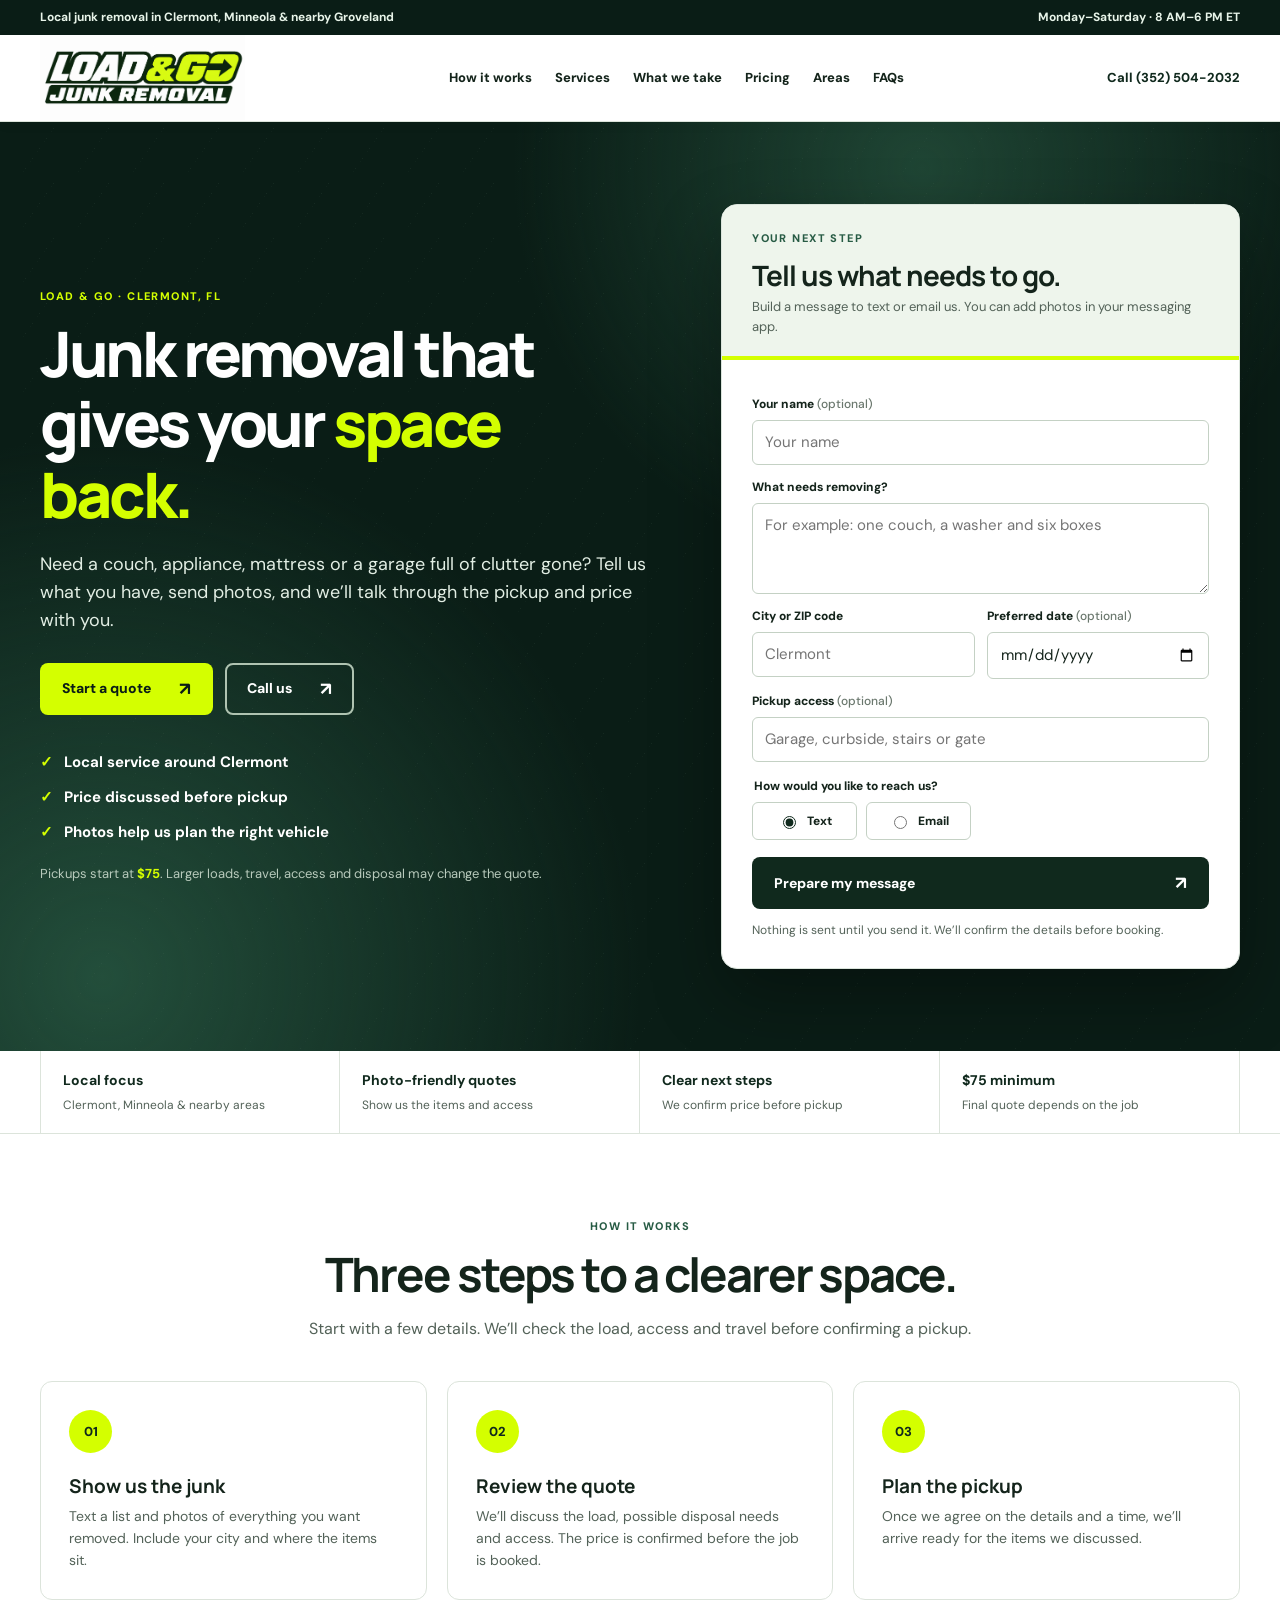
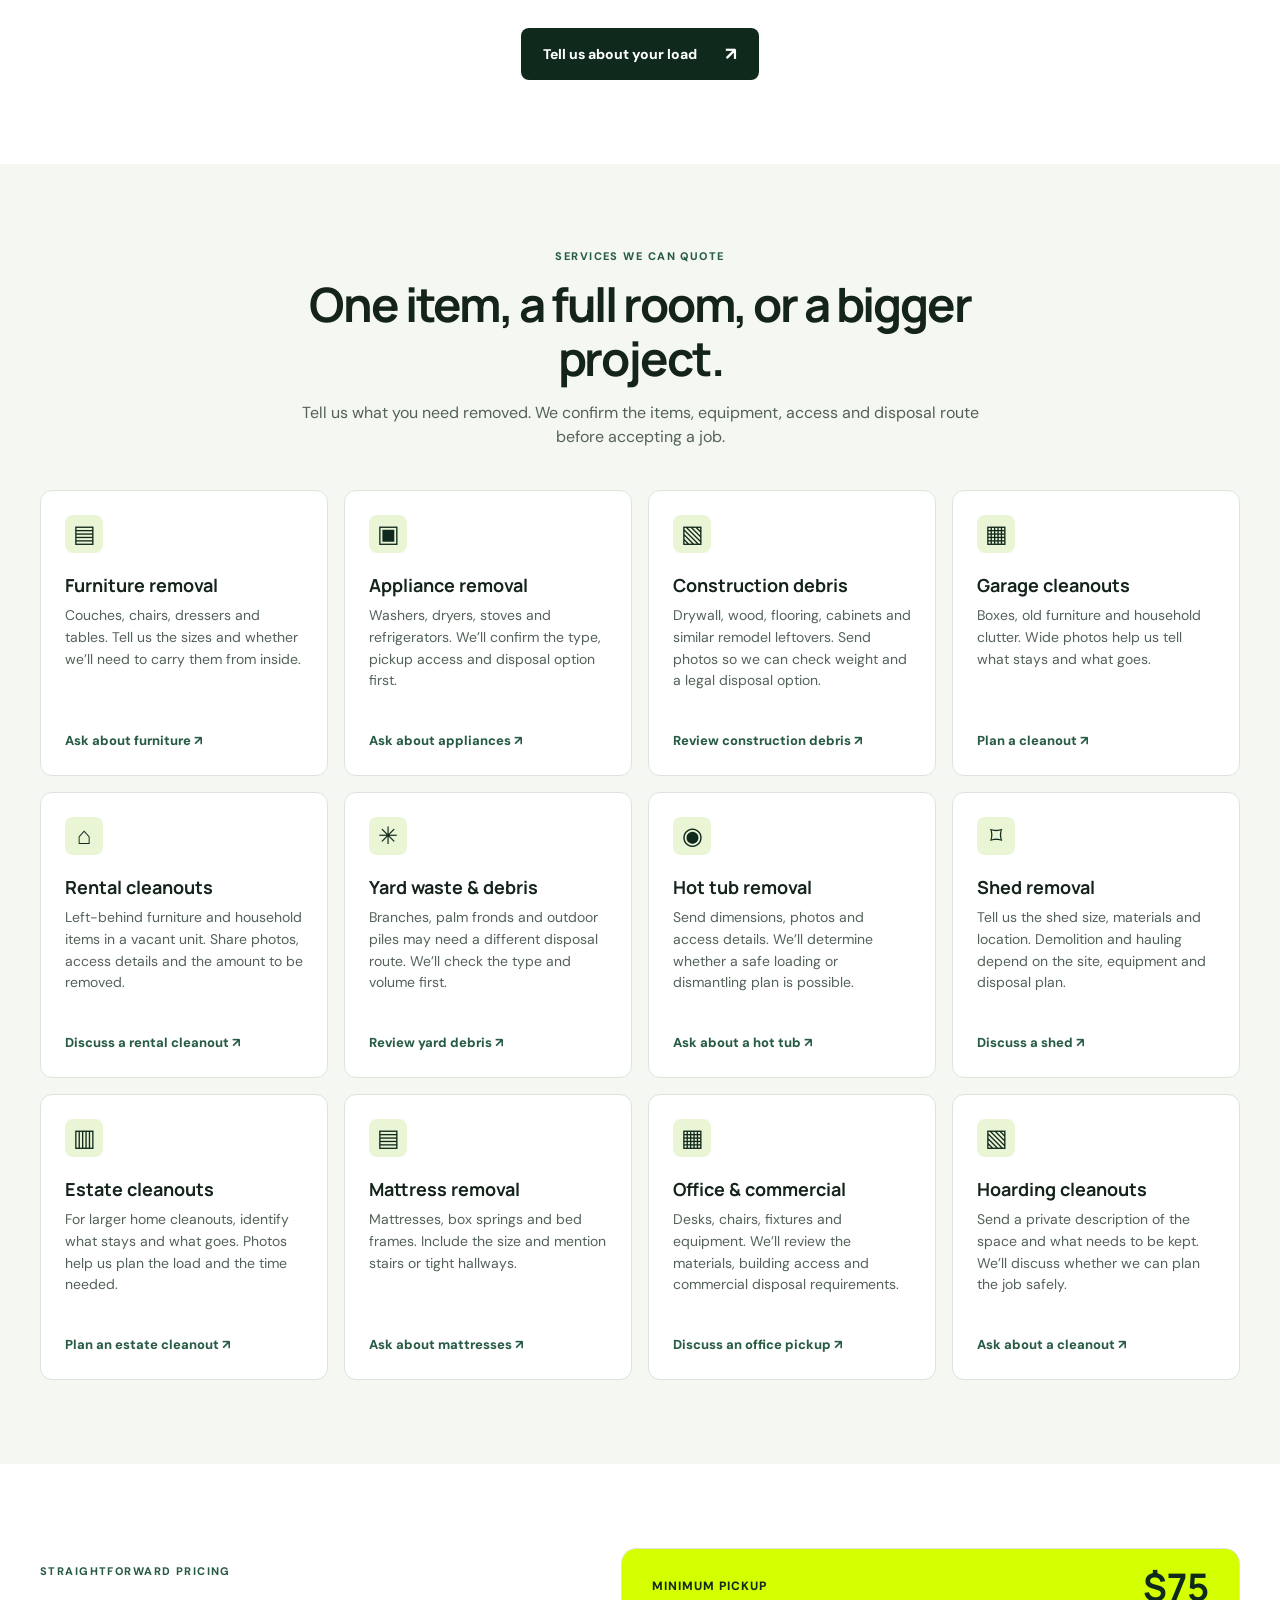
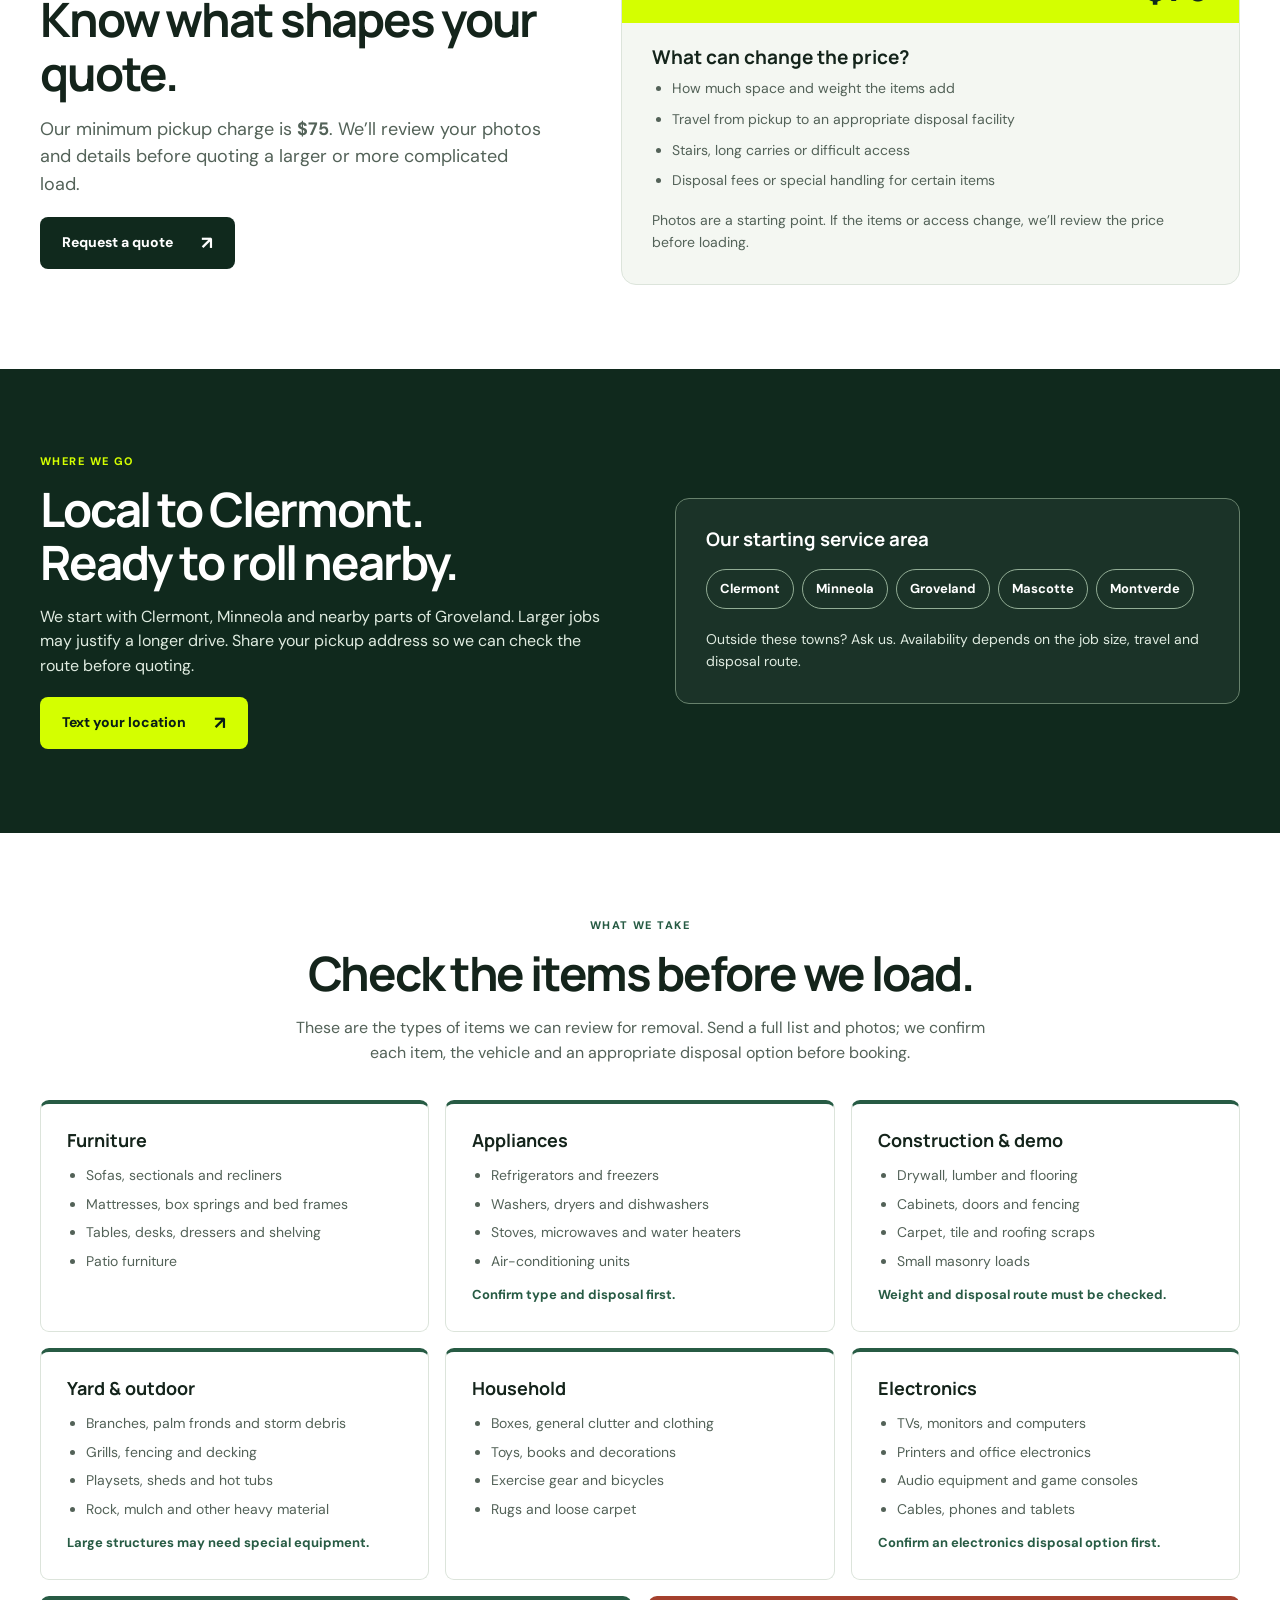
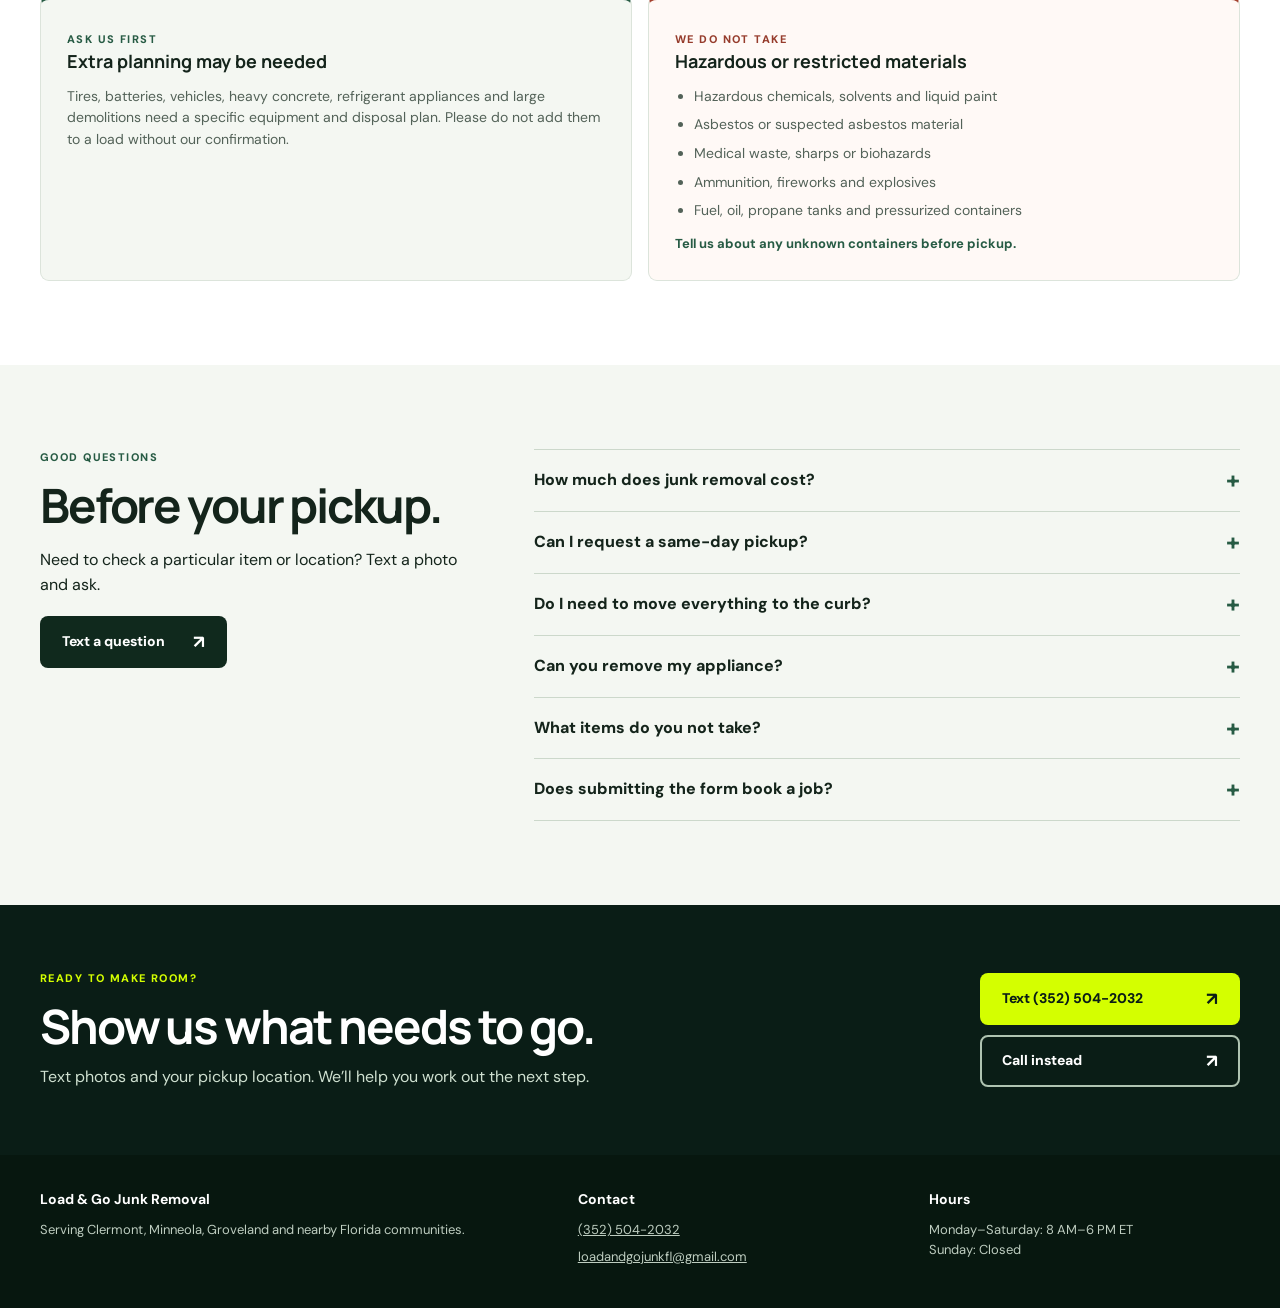
<file: index.html>
<!doctype html>
<html lang="en">
<head>
  <meta charset="utf-8">
  <meta name="viewport" content="width=device-width, initial-scale=1">
  <meta name="theme-color" content="#10291d">
  <meta name="description" content="Junk removal in Clermont, Minneola and nearby Groveland. Ask Load & Go about furniture, appliances, cleanouts, yard debris and more. Send photos for a quote. Pickups start at $75.">
  <title>Junk Removal in Clermont, FL | Load & Go</title>
  <link rel="canonical" href="https://loadandgojunkfl.github.io/">
  <link rel="icon" href="/favicon.ico" sizes="any">
  <link rel="icon" type="image/png" sizes="256x256" href="/favicon.png">
  <link rel="apple-touch-icon" href="/apple-touch-icon.png">
  <link rel="stylesheet" href="style.css?v=20261020-services">
  <link rel="stylesheet" href="mobile.css?v=20261020-services">
</head>
<body>
  <a class="skip-link" href="#main">Skip to content</a>
  <div class="utility-bar">
    <div class="wrap utility-inner">
      <span>Local junk removal in Clermont, Minneola &amp; nearby Groveland</span>
      <span>Monday–Saturday · 8 AM–6 PM ET</span>
    </div>
  </div>
  <header class="site-header">
    <div class="wrap header-inner">
      <a class="brand" href="#home" aria-label="Load & Go Junk Removal home">
        <img src="logo.png" width="340" height="142" alt="Load & Go Junk Removal">
      </a>
      <nav class="desktop-nav" aria-label="Main navigation">
        <a href="#how-it-works">How it works</a>
        <a href="#services">Services</a>
        <a href="#items">What we take</a>
        <a href="#pricing">Pricing</a>
        <a href="#service-area">Areas</a>
        <a href="#questions">FAQs</a>
      </nav>
      <a class="header-call" href="tel:+13525042032">Call (352) 504-2032</a>
      <details class="mobile-menu">
        <summary>Menu</summary>
        <nav aria-label="Mobile navigation">
          <a href="#how-it-works">How it works</a>
          <a href="#services">Services</a>
          <a href="#items">What we take</a>
          <a href="#pricing">Pricing</a>
          <a href="#service-area">Areas</a>
          <a href="#questions">FAQs</a>
        </nav>
      </details>
    </div>
  </header>

  <main id="main">
    <section class="hero" id="home">
      <div class="wrap hero-grid">
        <div class="hero-copy">
          <p class="eyebrow light-eyebrow">LOAD &amp; GO · CLERMONT, FL</p>
          <h1>Junk removal that gives your <em>space back.</em></h1>
          <p class="hero-intro">Need a couch, appliance, mattress or a garage full of clutter gone? Tell us what you have, send photos, and we’ll talk through the pickup and price with you.</p>
          <div class="hero-actions">
            <a class="button lime-button" href="#get-quote">Start a quote <span aria-hidden="true">↗</span></a>
            <a class="button outline-light" href="tel:+13525042032">Call us <span aria-hidden="true">↗</span></a>
          </div>
          <ul class="hero-points">
            <li>Local service around Clermont</li>
            <li>Price discussed before pickup</li>
            <li>Photos help us plan the right vehicle</li>
          </ul>
          <p class="hero-minimum">Pickups start at <strong>$75</strong>. Larger loads, travel, access and disposal may change the quote.</p>
        </div>

        <div class="quote-card" id="get-quote">
          <div class="quote-card-heading">
            <p class="eyebrow">YOUR NEXT STEP</p>
            <h2>Tell us what needs to go.</h2>
            <p>Build a message to text or email us. You can add photos in your messaging app.</p>
          </div>
          <form id="quote-form">
            <label for="quote-name">Your name <span>(optional)</span></label>
            <input id="quote-name" name="name" maxlength="100" autocomplete="name" placeholder="Your name">
            <label for="quote-items">What needs removing?</label>
            <textarea id="quote-items" name="items" rows="3" maxlength="1200" required placeholder="For example: one couch, a washer and six boxes"></textarea>
            <div class="form-grid">
              <div>
                <label for="quote-city">City or ZIP code</label>
                <input id="quote-city" name="city" maxlength="100" autocomplete="address-level2" required placeholder="Clermont">
              </div>
              <div>
                <label for="quote-date">Preferred date <span>(optional)</span></label>
                <input id="quote-date" name="date" type="date">
              </div>
            </div>
            <label for="quote-access">Pickup access <span>(optional)</span></label>
            <input id="quote-access" name="access" maxlength="300" placeholder="Garage, curbside, stairs or gate">
            <fieldset class="delivery-choice">
              <legend>How would you like to reach us?</legend>
              <label><input type="radio" name="delivery" value="sms" checked> Text</label>
              <label><input type="radio" name="delivery" value="email"> Email</label>
            </fieldset>
            <button class="button dark-button" type="submit">Prepare my message <span aria-hidden="true">↗</span></button>
            <p class="form-help">Nothing is sent until you send it. We’ll confirm the details before booking.</p>
            <div id="quote-result" hidden>
              <p id="quote-status" role="status"></p>
              <textarea id="quote-message" rows="7" readonly aria-label="Your prepared quote message"></textarea>
              <div class="quote-result-actions">
                <a id="quote-sms" class="button lime-button" href="sms:+13525042032">Open text app</a>
                <button id="copy-quote" class="button text-button" type="button">Copy message</button>
              </div>
              <p class="form-help">Attach your item photos after your text or email app opens.</p>
            </div>
          </form>
        </div>
      </div>
    </section>

    <div class="trust-strip">
      <div class="wrap trust-grid">
        <div><strong>Local focus</strong><span>Clermont, Minneola &amp; nearby areas</span></div>
        <div><strong>Photo-friendly quotes</strong><span>Show us the items and access</span></div>
        <div><strong>Clear next steps</strong><span>We confirm price before pickup</span></div>
        <div><strong>$75 minimum</strong><span>Final quote depends on the job</span></div>
      </div>
    </div>

    <section class="section wrap" id="how-it-works">
      <div class="section-heading center">
        <p class="eyebrow">HOW IT WORKS</p>
        <h2>Three steps to a clearer space.</h2>
        <p>Start with a few details. We’ll check the load, access and travel before confirming a pickup.</p>
      </div>
      <div class="steps">
        <article><span class="step-number">01</span><h3>Show us the junk</h3><p>Text a list and photos of everything you want removed. Include your city and where the items sit.</p></article>
        <article><span class="step-number">02</span><h3>Review the quote</h3><p>We’ll discuss the load, possible disposal needs and access. The price is confirmed before the job is booked.</p></article>
        <article><span class="step-number">03</span><h3>Plan the pickup</h3><p>Once we agree on the details and a time, we’ll arrive ready for the items we discussed.</p></article>
      </div>
      <div class="center section-action"><a class="button dark-button" href="#get-quote">Tell us about your load <span aria-hidden="true">↗</span></a></div>
    </section>

    <section class="section section-muted" id="services">
      <div class="wrap">
        <div class="section-heading center">
          <p class="eyebrow">SERVICES WE CAN QUOTE</p>
          <h2>One item, a full room, or a bigger project.</h2>
          <p>Tell us what you need removed. We confirm the items, equipment, access and disposal route before accepting a job.</p>
        </div>
        <div class="service-grid">
          <article id="furniture-removal"><span class="service-icon" aria-hidden="true">▤</span><h3>Furniture removal</h3><p>Couches, chairs, dressers and tables. Tell us the sizes and whether we’ll need to carry them from inside.</p><a href="#get-quote">Ask about furniture <span aria-hidden="true">↗</span></a></article>
          <article id="appliance-removal"><span class="service-icon" aria-hidden="true">▣</span><h3>Appliance removal</h3><p>Washers, dryers, stoves and refrigerators. We’ll confirm the type, pickup access and disposal option first.</p><a href="#get-quote">Ask about appliances <span aria-hidden="true">↗</span></a></article>
          <article id="construction-debris"><span class="service-icon" aria-hidden="true">▧</span><h3>Construction debris</h3><p>Drywall, wood, flooring, cabinets and similar remodel leftovers. Send photos so we can check weight and a legal disposal option.</p><a href="#get-quote">Review construction debris <span aria-hidden="true">↗</span></a></article>
          <article id="garage-cleanouts"><span class="service-icon" aria-hidden="true">▦</span><h3>Garage cleanouts</h3><p>Boxes, old furniture and household clutter. Wide photos help us tell what stays and what goes.</p><a href="#get-quote">Plan a cleanout <span aria-hidden="true">↗</span></a></article>
          <article id="rental-cleanouts"><span class="service-icon" aria-hidden="true">⌂</span><h3>Rental cleanouts</h3><p>Left-behind furniture and household items in a vacant unit. Share photos, access details and the amount to be removed.</p><a href="#get-quote">Discuss a rental cleanout <span aria-hidden="true">↗</span></a></article>
          <article id="yard-debris"><span class="service-icon" aria-hidden="true">✳</span><h3>Yard waste &amp; debris</h3><p>Branches, palm fronds and outdoor piles may need a different disposal route. We’ll check the type and volume first.</p><a href="#get-quote">Review yard debris <span aria-hidden="true">↗</span></a></article>
          <article id="hot-tub-removal"><span class="service-icon" aria-hidden="true">◉</span><h3>Hot tub removal</h3><p>Send dimensions, photos and access details. We’ll determine whether a safe loading or dismantling plan is possible.</p><a href="#get-quote">Ask about a hot tub <span aria-hidden="true">↗</span></a></article>
          <article id="shed-removal"><span class="service-icon" aria-hidden="true">⌑</span><h3>Shed removal</h3><p>Tell us the shed size, materials and location. Demolition and hauling depend on the site, equipment and disposal plan.</p><a href="#get-quote">Discuss a shed <span aria-hidden="true">↗</span></a></article>
          <article id="estate-cleanouts"><span class="service-icon" aria-hidden="true">▥</span><h3>Estate cleanouts</h3><p>For larger home cleanouts, identify what stays and what goes. Photos help us plan the load and the time needed.</p><a href="#get-quote">Plan an estate cleanout <span aria-hidden="true">↗</span></a></article>
          <article id="mattress-removal"><span class="service-icon" aria-hidden="true">▤</span><h3>Mattress removal</h3><p>Mattresses, box springs and bed frames. Include the size and mention stairs or tight hallways.</p><a href="#get-quote">Ask about mattresses <span aria-hidden="true">↗</span></a></article>
          <article id="office-cleanouts"><span class="service-icon" aria-hidden="true">▦</span><h3>Office &amp; commercial</h3><p>Desks, chairs, fixtures and equipment. We’ll review the materials, building access and commercial disposal requirements.</p><a href="#get-quote">Discuss an office pickup <span aria-hidden="true">↗</span></a></article>
          <article id="hoarding-cleanouts"><span class="service-icon" aria-hidden="true">▧</span><h3>Hoarding cleanouts</h3><p>Send a private description of the space and what needs to be kept. We’ll discuss whether we can plan the job safely.</p><a href="#get-quote">Ask about a cleanout <span aria-hidden="true">↗</span></a></article>
        </div>
      </div>
    </section>

    <section class="section wrap pricing-grid" id="pricing">
      <div>
        <p class="eyebrow">STRAIGHTFORWARD PRICING</p>
        <h2>Know what shapes your quote.</h2>
        <p class="section-intro">Our minimum pickup charge is <strong>$75</strong>. We’ll review your photos and details before quoting a larger or more complicated load.</p>
        <a class="button dark-button" href="#get-quote">Request a quote <span aria-hidden="true">↗</span></a>
      </div>
      <div class="pricing-card">
        <div class="minimum"><span>MINIMUM PICKUP</span><strong>$75</strong></div>
        <h3>What can change the price?</h3>
        <ul>
          <li>How much space and weight the items add</li>
          <li>Travel from pickup to an appropriate disposal facility</li>
          <li>Stairs, long carries or difficult access</li>
          <li>Disposal fees or special handling for certain items</li>
        </ul>
        <p>Photos are a starting point. If the items or access change, we’ll review the price before loading.</p>
      </div>
    </section>

    <section class="section area-section" id="service-area">
      <div class="wrap area-grid">
        <div>
          <p class="eyebrow light-eyebrow">WHERE WE GO</p>
          <h2>Local to Clermont.<br>Ready to roll nearby.</h2>
          <p>We start with Clermont, Minneola and nearby parts of Groveland. Larger jobs may justify a longer drive. Share your pickup address so we can check the route before quoting.</p>
          <a class="button lime-button" href="sms:+13525042032">Text your location <span aria-hidden="true">↗</span></a>
        </div>
        <div class="area-card">
          <h3>Our starting service area</h3>
          <div class="area-tags"><span>Clermont</span><span>Minneola</span><span>Groveland</span><span>Mascotte</span><span>Montverde</span></div>
          <p>Outside these towns? Ask us. Availability depends on the job size, travel and disposal route.</p>
        </div>
      </div>
    </section>

    <section class="section wrap" id="items">
      <div class="section-heading center">
        <p class="eyebrow">WHAT WE TAKE</p>
        <h2>Check the items before we load.</h2>
        <p>These are the types of items we can review for removal. Send a full list and photos; we confirm each item, the vehicle and an appropriate disposal option before booking.</p>
      </div>
      <div class="item-grid item-grid-detailed">
        <div class="item-card"><h3>Furniture</h3><ul><li>Sofas, sectionals and recliners</li><li>Mattresses, box springs and bed frames</li><li>Tables, desks, dressers and shelving</li><li>Patio furniture</li></ul></div>
        <div class="item-card"><h3>Appliances</h3><ul><li>Refrigerators and freezers</li><li>Washers, dryers and dishwashers</li><li>Stoves, microwaves and water heaters</li><li>Air-conditioning units</li></ul><p class="item-note">Confirm type and disposal first.</p></div>
        <div class="item-card"><h3>Construction &amp; demo</h3><ul><li>Drywall, lumber and flooring</li><li>Cabinets, doors and fencing</li><li>Carpet, tile and roofing scraps</li><li>Small masonry loads</li></ul><p class="item-note">Weight and disposal route must be checked.</p></div>
        <div class="item-card"><h3>Yard &amp; outdoor</h3><ul><li>Branches, palm fronds and storm debris</li><li>Grills, fencing and decking</li><li>Playsets, sheds and hot tubs</li><li>Rock, mulch and other heavy material</li></ul><p class="item-note">Large structures may need special equipment.</p></div>
        <div class="item-card"><h3>Household</h3><ul><li>Boxes, general clutter and clothing</li><li>Toys, books and decorations</li><li>Exercise gear and bicycles</li><li>Rugs and loose carpet</li></ul></div>
        <div class="item-card"><h3>Electronics</h3><ul><li>TVs, monitors and computers</li><li>Printers and office electronics</li><li>Audio equipment and game consoles</li><li>Cables, phones and tablets</li></ul><p class="item-note">Confirm an electronics disposal option first.</p></div>
      </div>
      <div class="item-boundaries">
        <div class="item-card caution-card"><span class="eyebrow">ASK US FIRST</span><h3>Extra planning may be needed</h3><p>Tires, batteries, vehicles, heavy concrete, refrigerant appliances and large demolitions need a specific equipment and disposal plan. Please do not add them to a load without our confirmation.</p></div>
        <div class="item-card no-take-card"><span class="eyebrow">WE DO NOT TAKE</span><h3>Hazardous or restricted materials</h3><ul><li>Hazardous chemicals, solvents and liquid paint</li><li>Asbestos or suspected asbestos material</li><li>Medical waste, sharps or biohazards</li><li>Ammunition, fireworks and explosives</li><li>Fuel, oil, propane tanks and pressurized containers</li></ul><p class="item-note">Tell us about any unknown containers before pickup.</p></div>
      </div>
    </section>

    <section class="section section-muted" id="questions">
      <div class="wrap faq-grid">
        <div class="section-heading">
          <p class="eyebrow">GOOD QUESTIONS</p>
          <h2>Before your pickup.</h2>
          <p>Need to check a particular item or location? Text a photo and ask.</p>
          <a class="button dark-button" href="sms:+13525042032">Text a question <span aria-hidden="true">↗</span></a>
        </div>
        <div class="faq-list">
          <details><summary>How much does junk removal cost?</summary><p>Pickups start at $75. Final pricing depends on the load, access, travel and disposal requirements. We’ll discuss the price before booking.</p></details>
          <details><summary>Can I request a same-day pickup?</summary><p>Call or text to ask about availability. Same-day pickup is not guaranteed. Our hours are Monday–Saturday, 8 AM–6 PM Eastern.</p></details>
          <details><summary>Do I need to move everything to the curb?</summary><p>Tell us where the items are. Include stairs, elevators, tight doorways, gates and parking restrictions so we can confirm a loading plan.</p></details>
          <details><summary>Can you remove my appliance?</summary><p>Send the appliance type and a photo. We’ll confirm its size, access and an appropriate disposal option before scheduling.</p></details>
          <details><summary>What items do you not take?</summary><p>We do not take hazardous chemicals, liquid paint, asbestos, medical or biohazard waste, ammunition, explosives, fuel, oil or propane tanks. <a href="#items">See the full item guide</a> and ask about anything you are unsure of.</p></details>
          <details><summary>Does submitting the form book a job?</summary><p>No. It prepares a text or email for you to send. We’ll confirm the items, price and available time with you before a job is booked.</p></details>
        </div>
      </div>
    </section>

    <section class="closing-cta" id="contact">
      <div class="wrap closing-grid">
        <div><p class="eyebrow light-eyebrow">READY TO MAKE ROOM?</p><h2>Show us what needs to go.</h2><p>Text photos and your pickup location. We’ll help you work out the next step.</p></div>
        <div class="closing-actions"><a class="button lime-button" href="sms:+13525042032">Text (352) 504-2032 <span aria-hidden="true">↗</span></a><a class="button outline-light" href="tel:+13525042032">Call instead <span aria-hidden="true">↗</span></a></div>
      </div>
    </section>
  </main>

  <footer class="site-footer">
    <div class="wrap footer-grid">
      <div><strong>Load &amp; Go Junk Removal</strong><p>Serving Clermont, Minneola, Groveland and nearby Florida communities.</p></div>
      <div><strong>Contact</strong><a href="tel:+13525042032">(352) 504-2032</a><a href="mailto:loadandgojunkfl@gmail.com">loadandgojunkfl@gmail.com</a></div>
      <div><strong>Hours</strong><p>Monday–Saturday: 8 AM–6 PM ET<br>Sunday: Closed</p></div>
    </div>
  </footer>
  <nav class="mobile-bar" aria-label="Quick contact"><a href="tel:+13525042032">Call now</a><a href="#get-quote">Start a quote ↗</a></nav>
  <script src="script.js?v=20261020-layout" defer></script>
</body>
</html>
</file>
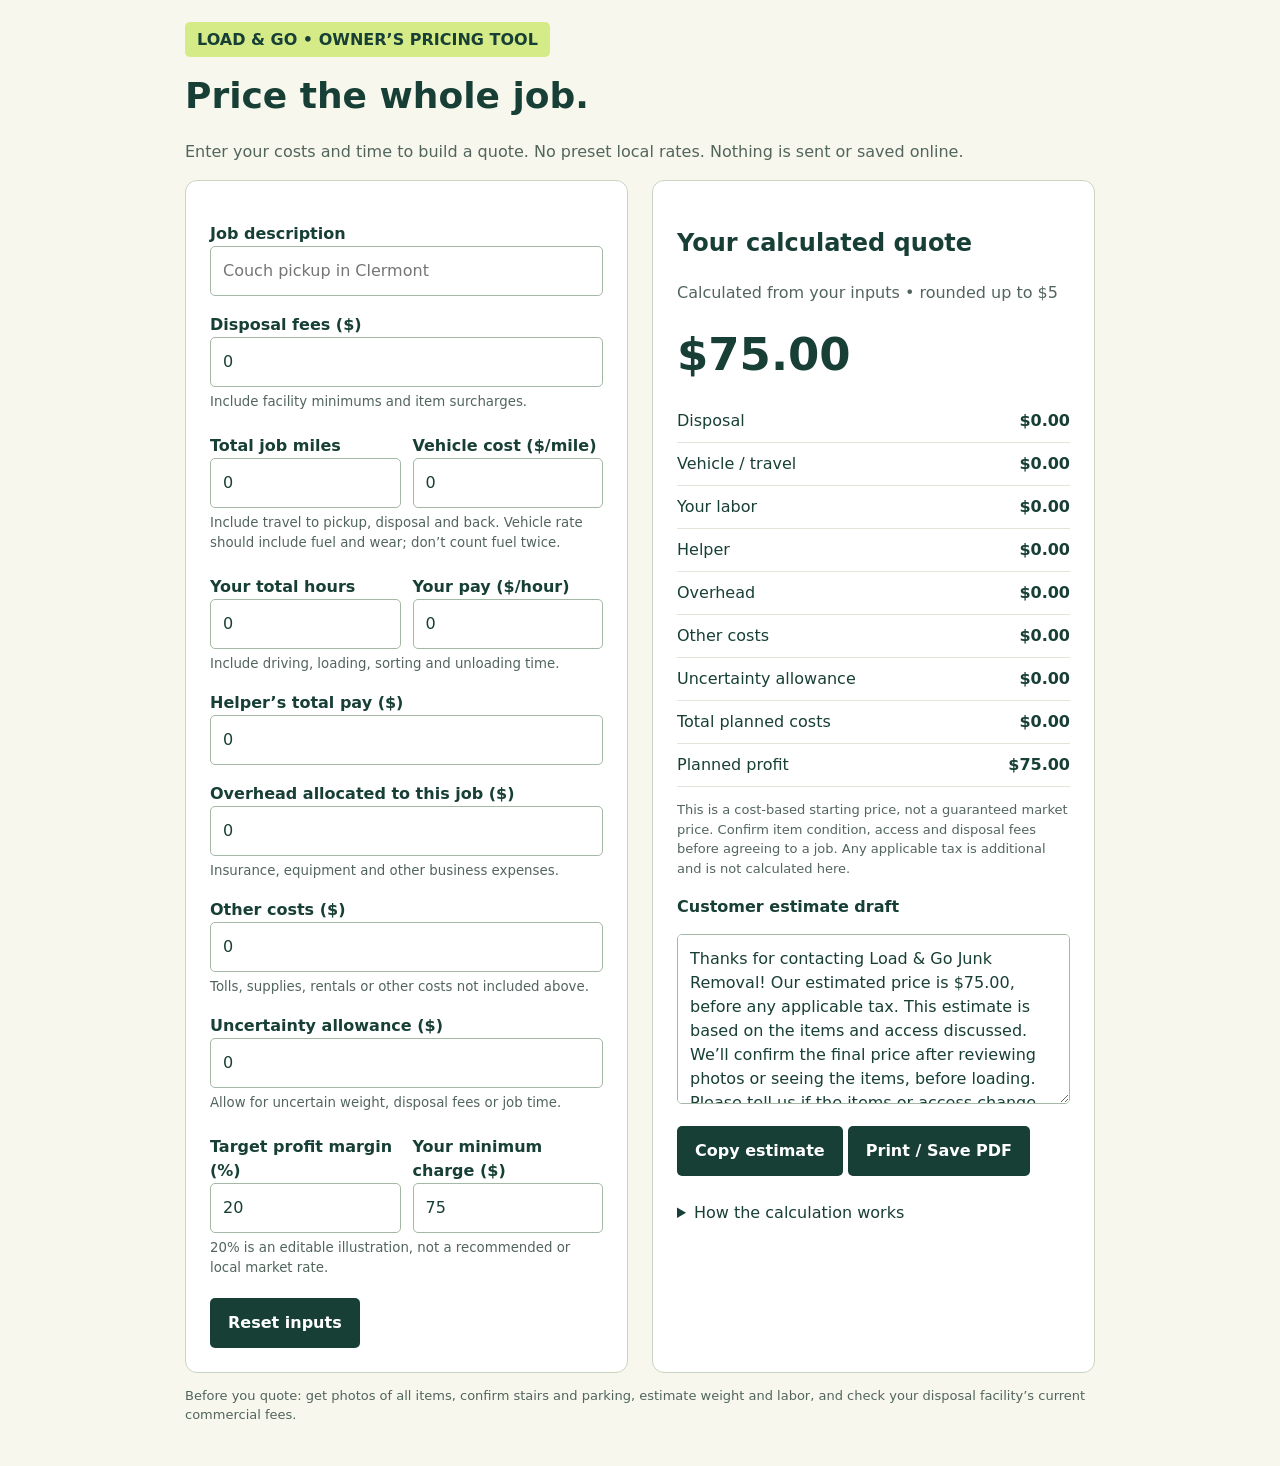
<file: calculator.html>
<!doctype html><html lang="en"><head><meta charset="utf-8"><meta name="viewport" content="width=device-width,initial-scale=1"><title>Load & Go — Job Quote Calculator</title><meta name="robots" content="noindex, nofollow"><link rel="icon" href="/favicon.ico" sizes="any"><link rel="icon" type="image/png" sizes="256x256" href="/favicon.png"><style>*{box-sizing:border-box}body{margin:0;background:#f7f7ed;color:#173f35;font:16px/1.5 system-ui,sans-serif}main{max-width:950px;margin:auto;padding:28px 20px}h1{line-height:1.1;font-size:36px}p{color:#52655c}.grid{display:grid;grid-template-columns:1fr 1fr;gap:24px}.card{background:white;padding:24px;border:1px solid #cad4c1;border-radius:12px}label{display:block;font-weight:650;margin-top:17px}input,textarea{width:100%;padding:12px;font:inherit;border:1px solid #a5b7a6;border-radius:5px;color:inherit}small{display:block;color:#52655c;margin:5px 0}.pair{display:grid;grid-template-columns:1fr 1fr;gap:12px}.result{font-size:45px;font-weight:800;margin:12px 0}.row{display:flex;justify-content:space-between;gap:15px;padding:9px 0;border-bottom:1px solid #e1e5d9}button{font:inherit;font-weight:700;padding:13px 18px;border:0;border-radius:5px;background:#173f35;color:white;cursor:pointer;margin-top:15px}textarea{min-height:170px;margin-top:15px}.badge{background:#d5eb87;padding:8px 12px;border-radius:5px;font-weight:650}.note{font-size:13px}details{margin-top:25px}a{color:inherit}@media(max-width:700px){.grid{grid-template-columns:1fr}.pair{grid-template-columns:1fr 1fr}}@media print{button{display:none}main{padding:0}.grid{display:block}.card{break-inside:avoid;margin-bottom:15px}}</style></head><body><main><span class="badge">LOAD & GO • OWNER’S PRICING TOOL</span><h1>Price the whole job.</h1><p>Enter your costs and time to build a quote. No preset local rates. Nothing is sent or saved online.</p><div class="grid"><form class="card" id="costs"><label for="job">Job description</label><input id="job" placeholder="Couch pickup in Clermont"><label for="disposal">Disposal fees ($)</label><input id="disposal" type="number" min="0" step="0.01" value="0"><small>Include facility minimums and item surcharges.</small><div class="pair"><div><label for="miles">Total job miles</label><input id="miles" type="number" min="0" step="0.1" value="0"></div><div><label for="mileRate">Vehicle cost ($/mile)</label><input id="mileRate" type="number" min="0" step="0.01" value="0"></div></div><small>Include travel to pickup, disposal and back. Vehicle rate should include fuel and wear; don’t count fuel twice.</small><div class="pair"><div><label for="hours">Your total hours</label><input id="hours" type="number" min="0" step="0.25" value="0"></div><div><label for="hourRate">Your pay ($/hour)</label><input id="hourRate" type="number" min="0" step="0.01" value="0"></div></div><small>Include driving, loading, sorting and unloading time.</small><label for="helper">Helper’s total pay ($)</label><input id="helper" type="number" min="0" step="0.01" value="0"><label for="overhead">Overhead allocated to this job ($)</label><input id="overhead" type="number" min="0" step="0.01" value="0"><small>Insurance, equipment and other business expenses.</small><label for="extra">Other costs ($)</label><input id="extra" type="number" min="0" step="0.01" value="0"><small>Tolls, supplies, rentals or other costs not included above.</small><label for="buffer">Uncertainty allowance ($)</label><input id="buffer" type="number" min="0" step="0.01" value="0"><small>Allow for uncertain weight, disposal fees or job time.</small><div class="pair"><div><label for="profit">Target profit margin (%)</label><input id="profit" type="number" min="0" max="90" step="1" value="20"></div><div><label for="minimum">Your minimum charge ($)</label><input id="minimum" type="number" min="0" step="0.01" value="75"></div></div><small>20% is an editable illustration, not a recommended or local market rate.</small><button type="reset">Reset inputs</button></form><section class="card"><h2>Your calculated quote</h2><p id="status" role="status">Enter costs to calculate a quote.</p><div class="result" id="price">$0.00</div><div id="breakdown"></div><p class="note">This is a cost-based starting price, not a guaranteed market price. Confirm item condition, access and disposal fees before agreeing to a job. Any applicable tax is additional and is not calculated here.</p><label for="message">Customer estimate draft</label><textarea id="message" readonly></textarea><button type="button" id="copy">Copy estimate</button> <button type="button" onclick="window.print()">Print / Save PDF</button><p id="copyStatus" role="status" class="note"></p><details><summary>How the calculation works</summary><p>Base cost = disposal + miles × vehicle rate + your hours × your pay + helper + overhead + other costs + uncertainty allowance.</p><p>Quote = the larger of your minimum charge or base cost ÷ (1 − target profit margin). The result rounds up to the next $5.</p><p>Your labor is already included as a cost. Profit is what remains after those entered costs. Actual profit changes if actual costs differ.</p></details></section></div><p class="note">Before you quote: get photos of all items, confirm stairs and parking, estimate weight and labor, and check your disposal facility’s current commercial fees.</p></main><script>
const ids=['disposal','miles','mileRate','hours','hourRate','helper','overhead','extra','buffer','profit','minimum'];
const money=n=>new Intl.NumberFormat('en-US',{style:'currency',currency:'USD'}).format(n);
function calculate(v){const travel=v.miles*v.mileRate,labor=v.hours*v.hourRate;const base=v.disposal+travel+labor+v.helper+v.overhead+v.extra+v.buffer;const quote=Math.ceil(Math.max(v.minimum,base/(1-v.profit/100))/5)*5;return {travel,labor,base,quote,profit:quote-base};}
function update(){const v={};for(const id of ids){const el=document.getElementById(id);if(!el.validity.valid){document.getElementById('status').textContent='Check your inputs: costs must be nonnegative and margin between 0% and 90%.';document.getElementById('price').textContent='—';document.getElementById('message').value='';document.getElementById('breakdown').replaceChildren();return;}v[id]=Number(el.value)||0;}const r=calculate(v);document.getElementById('status').textContent=r.quote?'Calculated from your inputs • rounded up to $5':'Enter costs to calculate a quote.';document.getElementById('price').textContent=money(r.quote);const rows=[['Disposal',v.disposal],['Vehicle / travel',r.travel],['Your labor',r.labor],['Helper',v.helper],['Overhead',v.overhead],['Other costs',v.extra],['Uncertainty allowance',v.buffer],['Total planned costs',r.base],['Planned profit',r.profit]];const box=document.getElementById('breakdown');box.replaceChildren();for(const [name,val] of rows){const row=document.createElement('div');row.className='row';const label=document.createElement('span'),amount=document.createElement('strong');label.textContent=name;amount.textContent=money(val);row.append(label,amount);box.append(row);}const job=document.getElementById('job').value.trim();document.getElementById('message').value=r.quote?`Thanks for contacting Load & Go Junk Removal!${job?' For '+job+', our':' Our'} estimated price is ${money(r.quote)}, before any applicable tax. This estimate is based on the items and access discussed. We’ll confirm the final price after reviewing photos or seeing the items, before loading. Please tell us if the items or access change. Pickup is subject to availability.`:'';}
document.getElementById('costs').addEventListener('input',update);document.getElementById('costs').addEventListener('reset',()=>setTimeout(update,0));document.getElementById('copy').addEventListener('click',async()=>{const el=document.getElementById('message');if(!el.value)return;try{await navigator.clipboard.writeText(el.value);document.getElementById('copyStatus').textContent='Copied.';}catch{el.focus();el.select();document.getElementById('copyStatus').textContent='Select and copy the estimate above.';}});update();
</script></body></html>
</file>
<file: style.css>
@import url('https://fonts.googleapis.com/css2?family=DM+Sans:wght@400;500;600;700&family=Manrope:wght@500;600;700;800&display=swap');

:root {
  --forest: #10291d;
  --forest-deep: #0a1d16;
  --green: #275b44;
  --lime: #d4ff00;
  --ink: #14241b;
  --muted: #536258;
  --line: #dce4db;
  --mist: #f4f7f2;
  --white: #fff;
}
* { box-sizing: border-box; }
html { scroll-behavior: smooth; scroll-padding-top: 92px; }
body { margin: 0; color: var(--ink); background: var(--white); font: 16px/1.55 'DM Sans', Arial, sans-serif; }
button, input, textarea { font: inherit; }
button { cursor: pointer; }
a { color: inherit; }
a:focus-visible, button:focus-visible, summary:focus-visible, input:focus-visible, textarea:focus-visible {
  outline: 3px solid #91b800;
  outline-offset: 3px;
}
[hidden] { display: none !important; }
.wrap { width: min(1200px, calc(100% - 48px)); margin-inline: auto; }
.skip-link { position: absolute; left: 12px; top: -80px; z-index: 100; padding: 12px 18px; background: var(--lime); color: var(--forest); }
.skip-link:focus { top: 12px; }
h1, h2, h3, p { margin-top: 0; }
h1, h2, h3 { font-family: Manrope, Arial, sans-serif; line-height: 1.12; }
p { margin-bottom: 18px; }

.utility-bar { background: var(--forest-deep); color: #e8f4e9; font-size: 12px; font-weight: 700; }
.utility-inner { display: flex; justify-content: space-between; gap: 20px; padding: 8px 0; }
.site-header { position: sticky; top: 0; z-index: 50; background: var(--white); border-bottom: 1px solid var(--line); box-shadow: 0 3px 12px #0c2f1b0a; }
.header-inner { min-height: 86px; display: flex; align-items: center; justify-content: space-between; gap: 24px; }
.brand { display: block; flex: none; }
.brand img { display: block; width: 205px; height: auto; }
.desktop-nav { display: flex; align-items: center; justify-content: center; gap: 23px; }
.desktop-nav a { text-decoration: none; white-space: nowrap; font-size: 13px; font-weight: 800; }
.desktop-nav a:hover, .header-call:hover { color: var(--green); text-decoration: underline; text-underline-offset: 5px; }
.header-call { white-space: nowrap; color: var(--forest); font-size: 13px; font-weight: 800; text-decoration: none; }
.mobile-menu { display: none; }

.button { display: inline-flex; align-items: center; justify-content: space-between; gap: 28px; min-height: 52px; padding: 13px 20px; border: 2px solid transparent; border-radius: 8px; text-decoration: none; text-align: left; font-size: 14px; font-weight: 800; transition: transform .18s, background .18s; }
.button:hover { transform: translateY(-2px); }
.button span { font-size: 18px; line-height: 1; }
.lime-button { background: var(--lime); color: var(--forest-deep); }
.dark-button { background: var(--forest); color: var(--white); }
.outline-light { border-color: #afc3b1; color: var(--white); background: transparent; }
.outline-light:hover { background: #ffffff1a; }
.text-button { background: var(--white); color: var(--forest); border-color: var(--line); }
.eyebrow { margin-bottom: 13px; color: var(--green); font-size: 11px; font-weight: 800; letter-spacing: .13em; text-transform: uppercase; }
.light-eyebrow { color: var(--lime); }

.hero { position: relative; overflow: hidden; background: radial-gradient(circle at 8% 92%, #234e3b 0, transparent 37%), radial-gradient(circle at 72% 5%, #1f4534 0, transparent 32%), var(--forest-deep); color: var(--white); }
.hero::before { content: ''; position: absolute; inset: 0; pointer-events: none; opacity: .18; background-image: linear-gradient(125deg, transparent 62%, #607d68 62%, transparent 62.3%); background-size: 55px 55px; }
.hero-grid { position: relative; display: grid; grid-template-columns: minmax(0, 1.08fr) minmax(370px, .92fr); align-items: center; gap: 72px; padding-block: 82px; }
.hero-copy h1 { max-width: 680px; margin-bottom: 22px; font-size: clamp(42px, 4.9vw, 72px); font-weight: 800; letter-spacing: -.055em; }
.hero-copy h1 em { color: var(--lime); font-style: normal; }
.hero-intro { max-width: 610px; color: #e2eee4; font-size: 18px; }
.hero-actions { display: flex; flex-wrap: wrap; gap: 12px; margin: 28px 0; }
.hero-points { display: grid; gap: 12px; margin: 36px 0 20px; padding: 0; list-style: none; }
.hero-points li { display: flex; align-items: baseline; gap: 11px; font-size: 15px; font-weight: 700; }
.hero-points li::before { content: '✓'; color: var(--lime); font-weight: 800; }
.hero-minimum { max-width: 560px; margin: 0; color: #b8cabc; font-size: 13px; }
.hero-minimum strong { color: var(--lime); }
.quote-card { overflow: hidden; color: var(--ink); background: var(--white); border: 1px solid #dbe5dc; border-radius: 16px; box-shadow: 0 28px 70px #0005; scroll-margin-top: 110px; }
.quote-card-heading { padding: 25px 30px 19px; background: #eef5ec; border-bottom: 4px solid var(--lime); }
.quote-card-heading h2 { margin: 0 0 6px; font-size: 28px; letter-spacing: -.035em; }
.quote-card-heading p:last-child { margin: 0; color: var(--muted); font-size: 13px; }
.quote-card form { padding: 22px 30px 28px; }
.quote-card label, .delivery-choice legend { display: block; margin: 13px 0 6px; font-size: 12px; font-weight: 800; }
.quote-card label span { color: #6b786e; font-weight: 500; }
.quote-card input:not([type=radio]), .quote-card textarea { display: block; width: 100%; padding: 10px 12px; color: var(--ink); background: var(--white); border: 1px solid #c4d1c4; border-radius: 6px; font-size: 15px; }
.quote-card input:not([type=radio]) { min-height: 44px; }
.quote-card textarea { resize: vertical; }
.form-grid { display: grid; grid-template-columns: 1fr 1fr; gap: 12px; }
.delivery-choice { display: flex; gap: 9px; margin: 15px 0 17px; padding: 0; border: 0; }
.delivery-choice legend { width: 100%; margin: 0 0 6px; }
.delivery-choice label { display: flex; align-items: center; justify-content: center; gap: 8px; min-width: 105px; margin: 0; padding: 9px 13px; border: 1px solid #c4d1c4; border-radius: 6px; cursor: pointer; }
.delivery-choice input { accent-color: var(--forest); }
.quote-card button[type=submit] { width: 100%; }
.form-help { margin: 12px 0 0; color: var(--muted); font-size: 12px; }
#quote-result { margin-top: 18px; padding-top: 16px; border-top: 1px solid var(--line); }
#quote-status { color: var(--green); font-size: 13px; font-weight: 700; }
#quote-message { background: var(--mist); }
.quote-result-actions { display: flex; gap: 8px; margin-top: 12px; }
.quote-result-actions .button { min-height: 44px; padding: 9px 12px; font-size: 12px; }

.trust-strip { background: var(--white); border-bottom: 1px solid var(--line); }
.trust-grid { display: grid; grid-template-columns: repeat(4, 1fr); }
.trust-grid>div { display: grid; gap: 4px; padding: 19px 22px; border-right: 1px solid var(--line); }
.trust-grid>div:first-child { border-left: 1px solid var(--line); }
.trust-grid strong { color: var(--forest); font-size: 14px; }
.trust-grid span { color: var(--muted); font-size: 12px; }

.section { padding-block: 84px; }
.section-muted { background: var(--mist); }
.section-heading { max-width: 700px; }
.section-heading.center { margin-inline: auto; text-align: center; }
.section-heading h2, .pricing-grid h2, .area-section h2, .closing-cta h2 { margin-bottom: 16px; font-size: clamp(31px, 3.7vw, 48px); letter-spacing: -.045em; }
.section-heading p:last-child { color: var(--muted); }
.center { text-align: center; }
.steps { display: grid; grid-template-columns: repeat(3, 1fr); gap: 20px; margin-top: 39px; }
.steps article { min-height: 215px; padding: 28px; background: var(--white); border: 1px solid var(--line); border-radius: 12px; }
.step-number { display: inline-flex; align-items: center; justify-content: center; width: 43px; height: 43px; border-radius: 50%; background: var(--lime); color: var(--forest); font-size: 13px; font-weight: 800; }
.steps h3 { margin: 23px 0 9px; font-size: 19px; }
.steps p { margin-bottom: 0; color: var(--muted); font-size: 14px; }
.section-action { margin-top: 28px; }
.service-grid { display: grid; grid-template-columns: repeat(4, 1fr); gap: 16px; margin-top: 40px; }
.service-grid article { display: flex; flex-direction: column; min-height: 286px; padding: 24px; background: var(--white); border: 1px solid var(--line); border-radius: 12px; }
.service-icon { display: grid; place-items: center; width: 38px; height: 38px; border-radius: 8px; color: var(--forest); background: #e9f5d5; font-size: 24px; line-height: 1; }
.service-grid h3 { margin: 22px 0 10px; font-size: 18px; }
.service-grid p { margin-bottom: 16px; color: var(--muted); font-size: 14px; }
.service-grid a { margin-top: auto; color: var(--green); font-size: 13px; font-weight: 800; text-decoration: none; }
.service-grid a:hover { text-decoration: underline; text-underline-offset: 4px; }

.pricing-grid { display: grid; grid-template-columns: .9fr 1.1fr; align-items: center; gap: 75px; }
.section-intro { max-width: 520px; color: var(--muted); font-size: 18px; }
.pricing-card { overflow: hidden; padding: 30px; background: var(--mist); border: 1px solid var(--line); border-radius: 15px; }
.minimum { display: flex; align-items: center; justify-content: space-between; margin: -30px -30px 24px; padding: 18px 30px; background: var(--lime); color: var(--forest); }
.minimum span { font-size: 12px; font-weight: 800; letter-spacing: .08em; }
.minimum strong { font-family: Manrope, Arial, sans-serif; font-size: 38px; line-height: 1; }
.pricing-card h3 { margin-bottom: 10px; font-size: 19px; }
.pricing-card ul { display: grid; gap: 9px; padding-left: 20px; margin: 0 0 18px; }
.pricing-card li, .pricing-card p { color: var(--muted); font-size: 14px; }
.pricing-card p { margin-bottom: 0; }
.area-section { color: var(--white); background: var(--forest); }
.area-grid { display: grid; grid-template-columns: 1fr 1fr; gap: 70px; align-items: center; }
.area-section p:not(.eyebrow) { max-width: 590px; color: #dfebe0; }
.area-card { padding: 30px; background: #ffffff0c; border: 1px solid #67816c; border-radius: 14px; }
.area-card h3 { margin-bottom: 19px; }
.area-tags { display: flex; flex-wrap: wrap; gap: 8px; margin-bottom: 20px; }
.area-tags span { padding: 9px 13px; border: 1px solid #92ad95; border-radius: 30px; color: var(--white); font-size: 13px; font-weight: 700; }
.area-card p { margin-bottom: 0; font-size: 14px; }
.item-grid { display: grid; grid-template-columns: repeat(3, 1fr); gap: 16px; margin-top: 34px; }
.item-card { padding: 26px; border: 1px solid var(--line); border-top: 4px solid var(--green); border-radius: 9px; }
.item-card h3 { margin-bottom: 15px; font-size: 18px; }
.item-card ul { margin: 0; padding-left: 19px; color: var(--muted); font-size: 14px; }
.item-card li { margin-bottom: 7px; }
.item-grid-detailed .item-card { background: var(--white); }
.item-note { margin: 12px 0 0; color: var(--green); font-size: 13px; font-weight: 700; }
.item-boundaries { display: grid; grid-template-columns: 1fr 1fr; gap: 16px; margin-top: 16px; }
.item-boundaries .item-card { background: var(--mist); }
.item-boundaries .item-card p:not(.item-note) { margin-bottom: 0; color: var(--muted); font-size: 14px; }
.item-boundaries .no-take-card { border-top-color: #a4402d; background: #fff9f6; }
.no-take-card .eyebrow { color: #963c2c; }
.faq-grid { display: grid; grid-template-columns: .75fr 1.25fr; gap: 70px; }
.faq-list details { padding: 18px 0; border-bottom: 1px solid #ccd8cb; }
.faq-list details:first-child { border-top: 1px solid #ccd8cb; }
.faq-list summary { position: relative; padding-right: 28px; font-weight: 800; cursor: pointer; list-style: none; }
.faq-list summary::-webkit-details-marker { display: none; }
.faq-list summary::after { content: '+'; position: absolute; right: 0; color: var(--green); font-size: 24px; line-height: 1; }
.faq-list details[open] summary::after { content: '−'; }
.faq-list p { margin: 12px 30px 0 0; color: var(--muted); font-size: 14px; }
.closing-cta { padding-block: 65px; color: var(--white); background: var(--forest-deep); }
.closing-grid { display: flex; align-items: center; justify-content: space-between; gap: 40px; }
.closing-cta h2 { margin-bottom: 12px; }
.closing-cta p:last-child { margin: 0; color: #cfe0d0; }
.closing-actions { display: flex; flex-direction: column; gap: 10px; min-width: 260px; }
.site-footer { padding-block: 34px; background: #07170f; color: #d8e4d9; }
.footer-grid { display: grid; grid-template-columns: 1.6fr 1fr 1fr; gap: 40px; }
.footer-grid strong { display: block; margin-bottom: 9px; color: var(--white); font-size: 14px; }
.footer-grid p, .footer-grid a { display: block; margin: 0 0 7px; color: #becdc0; font-size: 13px; }
.mobile-bar { display: none; }
@media (prefers-reduced-motion: reduce) { html { scroll-behavior: auto; } .button { transition: none; } }
</file>
<file: mobile.css>
@media (max-width: 1100px) {
  .desktop-nav { gap: 13px; }
  .desktop-nav a { font-size: 12px; }
  .brand img { width: 185px; }
  .hero-grid { gap: 38px; }
  .service-grid { grid-template-columns: repeat(2, 1fr); }
}

@media (max-width: 900px) {
  html { scroll-padding-top: 80px; }
  .desktop-nav, .header-call { display: none; }
  .header-inner { min-height: 72px; }
  .mobile-menu { display: block; position: relative; }
  .mobile-menu summary { padding: 9px 13px; border: 1px solid var(--line); border-radius: 7px; color: var(--forest); font-size: 13px; font-weight: 800; cursor: pointer; list-style: none; }
  .mobile-menu summary::-webkit-details-marker { display: none; }
  .mobile-menu nav { position: absolute; top: calc(100% + 11px); right: 0; z-index: 60; display: grid; width: 205px; padding: 9px; background: var(--white); border: 1px solid var(--line); border-radius: 9px; box-shadow: 0 15px 30px #0002; }
  .mobile-menu nav a { padding: 10px; text-decoration: none; font-size: 14px; font-weight: 700; }
  .mobile-menu nav a:hover { background: var(--mist); }
  .hero-grid { grid-template-columns: 1fr; gap: 34px; padding-block: 53px; }
  .hero-copy h1 { max-width: 700px; }
  .quote-card { max-width: 700px; }
  .trust-grid { grid-template-columns: repeat(2, 1fr); }
  .trust-grid>div { border-bottom: 1px solid var(--line); }
  .trust-grid>div:nth-child(odd) { border-left: 1px solid var(--line); }
  .steps { gap: 12px; }
  .steps article { padding: 20px; }
  .pricing-grid, .area-grid, .faq-grid { grid-template-columns: 1fr; gap: 35px; }
  .item-grid, .item-boundaries { grid-template-columns: repeat(2, 1fr); }
}

@media (max-width: 600px) {
  .wrap { width: calc(100% - 36px); }
  .utility-bar { font-size: 10px; }
  .utility-inner { padding-block: 7px; }
  .utility-inner span:last-child { display: none; }
  .brand img { width: 175px; }
  .hero-grid { padding-block: 42px 34px; }
  .hero-copy h1 { font-size: clamp(39px, 10vw, 56px); letter-spacing: -.045em; }
  .hero-intro { font-size: 16px; }
  .hero-actions { flex-direction: column; margin-block: 22px; }
  .hero-actions .button { width: 100%; }
  .hero-points { gap: 9px; margin-top: 24px; }
  .hero-points li { font-size: 13px; }
  .quote-card-heading { padding: 21px 20px 16px; }
  .quote-card-heading h2 { font-size: 24px; }
  .quote-card form { padding: 14px 20px 22px; }
  .form-grid { grid-template-columns: 1fr; gap: 0; }
  .delivery-choice { flex-wrap: wrap; }
  .delivery-choice label { flex: 1; }
  .quote-result-actions { flex-direction: column; }
  .trust-grid { grid-template-columns: 1fr 1fr; }
  .trust-grid>div { padding: 15px 10px; }
  .trust-grid strong { font-size: 12px; }
  .trust-grid span { font-size: 11px; }
  .section { padding-block: 56px; }
  .section-heading h2, .pricing-grid h2, .area-section h2, .closing-cta h2 { font-size: clamp(29px, 8vw, 39px); }
  .steps, .service-grid, .item-grid, .item-boundaries { grid-template-columns: 1fr; gap: 12px; margin-top: 27px; }
  .item-boundaries { margin-top: 12px; }
  .steps article, .service-grid article { min-height: 0; }
  .service-grid article { padding: 22px; }
  .service-grid h3 { margin-top: 15px; }
  .pricing-card, .area-card { padding: 22px; }
  .minimum { margin: -22px -22px 22px; padding: 15px 22px; }
  .area-grid { gap: 27px; }
  .closing-cta { padding-block: 50px; }
  .closing-grid { flex-direction: column; align-items: stretch; gap: 20px; }
  .closing-actions { min-width: 0; }
  .footer-grid { grid-template-columns: 1fr; gap: 22px; }
  .site-footer { padding-bottom: 100px; }
  .mobile-bar { position: fixed; right: 0; bottom: 0; left: 0; z-index: 70; display: flex; gap: 9px; padding: 9px 12px calc(9px + env(safe-area-inset-bottom)); background: var(--white); border-top: 1px solid var(--line); box-shadow: 0 -5px 20px #0002; }
  .mobile-bar a { flex: 1; padding: 10px; border: 1px solid var(--forest); border-radius: 7px; color: var(--forest); font-size: 13px; font-weight: 800; text-align: center; text-decoration: none; }
  .mobile-bar a:last-child { flex: 1.35; background: var(--lime); border-color: var(--lime); }
}
</file>
